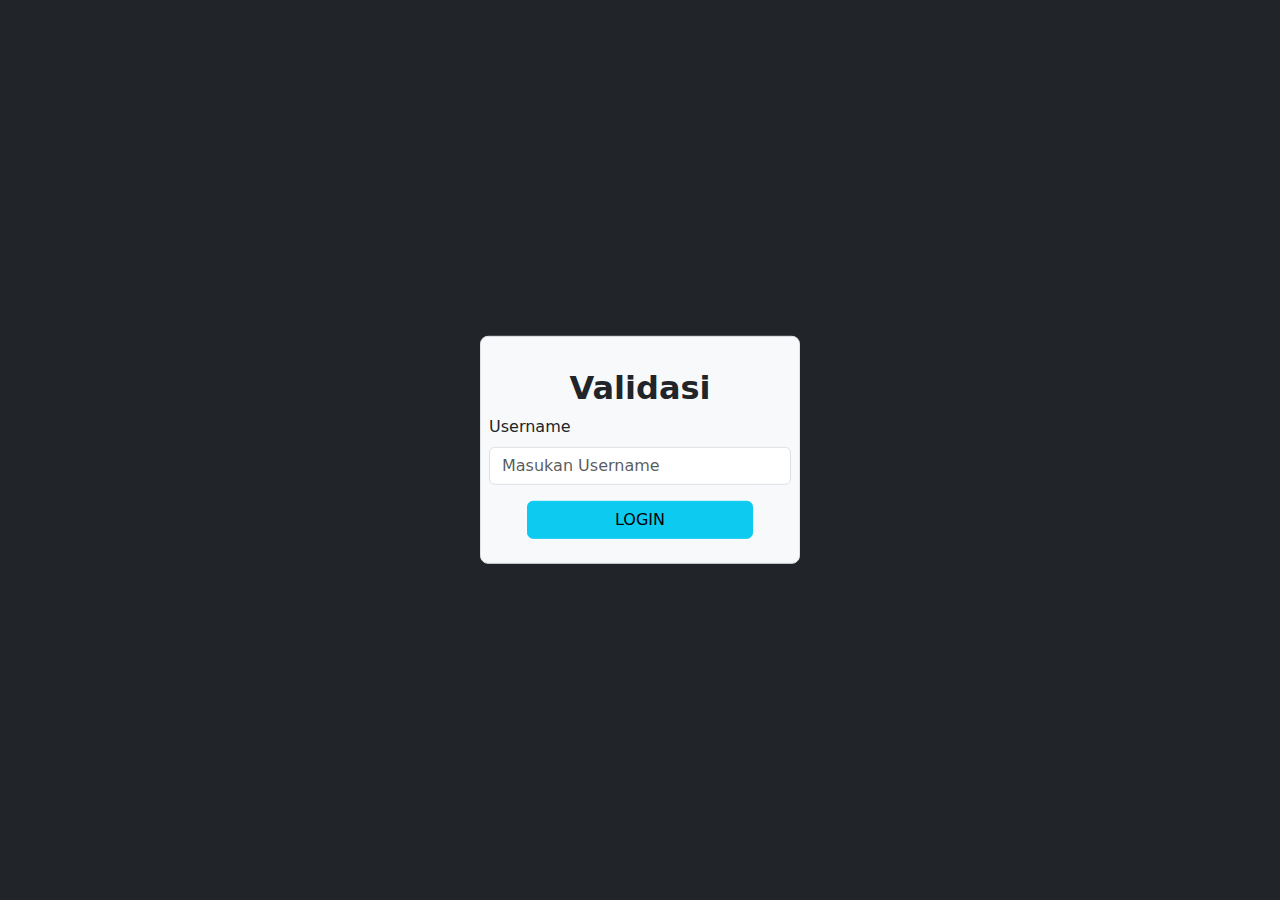
<file: Bootsrap&jquery/form_2211102282.html>
<!DOCTYPE html>
<html lang="en">
<head>
  <meta charset="UTF-8">
  <meta name="viewport" content="width=device-width, initial-scale=1">
  <title>Form Validasi</title>
  <link href="https://cdn.jsdelivr.net/npm/bootstrap@5.3.2/dist/css/bootstrap.min.css" rel="stylesheet">
</head>
<body>

<div class="bg-dark position-relative container-fluid" style="height: 100vh;">
  <div class="container text-center bg-light w-25 border px-2 py-4 rounded-3 position-absolute top-50 start-50 translate-middle">
    <h2 class="my-2"><b>Validasi</b> </h2>
    <form id="ValidForm">
      <div class="mb-3 text-start">
        <label for="exampleInputEmail1" class="form-label">Username</label>
        <input type="text" class="form-control" id="username" placeholder="Masukan Username">
        <div class="invalid-feedback">
          Username tidak boleh kosong.
        </div>
      </div>
      <button type="submit" class="btn btn-info w-75">LOGIN</button>
    </form>
  </div>
</div>

<script src="https://code.jquery.com/jquery-3.7.1.min.js"></script>
<script src="https://cdn.jsdelivr.net/npm/bootstrap@5.3.2/dist/js/bootstrap.bundle.min.js"></script>

<script>
  $(document).ready(function() {
    $('#ValidForm').on('submit', function(e) {
      e.preventDefault();

      var username = $('#username').val().trim();

      if (username === '') {
        $('#username').addClass('is-invalid');
      } else {
        $('#username').removeClass('is-invalid');
        alert('Validasi berhasil!');
      }
    });

    $('#username').on('input', function() {
      if ($(this).val().trim() !== '') {
        $(this).removeClass('is-invalid');
      }
    });
  });
</script>

</body>
</html>
</file>
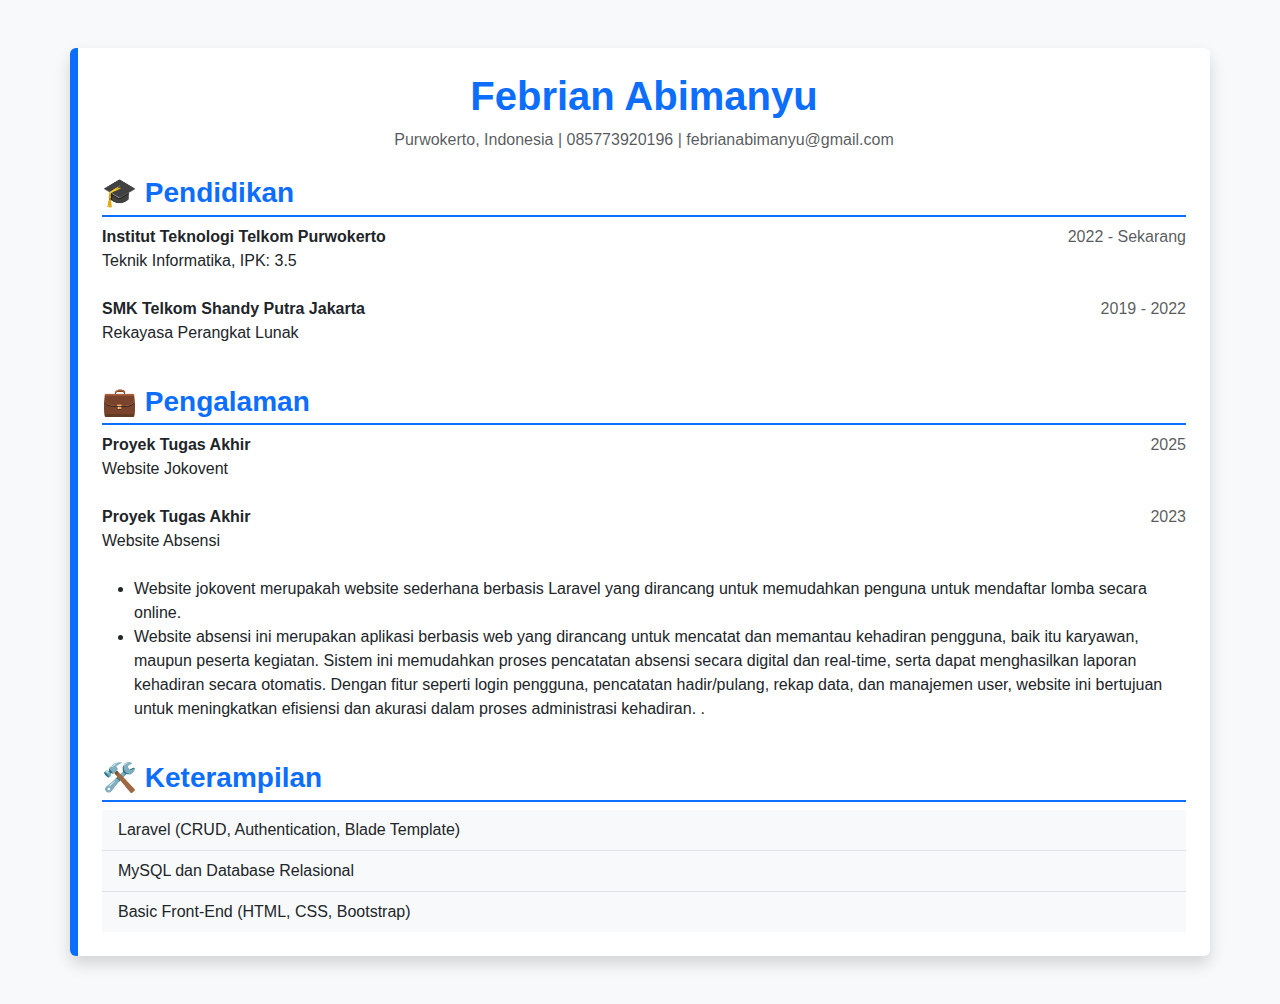
<file: CV_2211102282/febrianCV.html>
<!DOCTYPE html>
<html lang="id">

<head>
  <meta charset="UTF-8" />
  <meta name="viewport" content="width=device-width, initial-scale=1.0" />
  <title>CV FEBRIAN ABIMANYU</title>
  <link href="https://cdn.jsdelivr.net/npm/bootstrap@5.3.3/dist/css/bootstrap.min.css" rel="stylesheet" />
  <link rel="stylesheet" href="febrianCV.css" />
</head>

<body class="bg-light">
  <div class="container my-5 p-4 rounded shadow cv-container">
    <div class="text-center">
      <h1 class="fw-bold text-primary">Febrian Abimanyu</h1>
      <p class="text-muted">Purwokerto, Indonesia | 085773920196 | febrianabimanyu@gmail.com</p>
    </div>

    <!-- Pendidikan -->
    <section class="mt-4">
        <h3 class="section-header">🎓 Pendidikan</h3>
      
        <div class="row mb-2">
          <div class="col-md-6">
            <p><strong>Institut Teknologi Telkom Purwokerto</strong><br>Teknik Informatika, IPK: 3.5</p>
          </div>
          <div class="col-md-6 text-md-end text-muted">
            <p>2022 - Sekarang</p>
          </div>
        </div>
      
        <div class="row">
          <div class="col-md-6">
            <p><strong>SMK Telkom Shandy Putra Jakarta</strong><br>Rekayasa Perangkat Lunak</p>
          </div>
          <div class="col-md-6 text-md-end text-muted">
            <p>2019 - 2022</p>
          </div>
        </div>
    </section>

    <section class="mt-4">
        <h3 class="section-header">💼 Pengalaman</h3>
      
        <!-- Proyek Tugas Akhir -->
        <div class="row mb-2">
          <div class="col-md-6">
            <p><strong>Proyek Tugas Akhir</strong><br>Website Jokovent</p>
          </div>
          <div class="col-md-6 text-md-end text-muted">
            <p>2025</p>
          </div>
        </div>
      
        <!-- PKL -->
        <div class="row mb-2">
          <div class="col-md-6">
            <p><strong>Proyek Tugas Akhir</strong><br>Website Absensi</p>
          </div>
          <div class="col-md-6 text-md-end text-muted">
            <p>2023</p>
          </div>
        </div>
      
        <!-- Detail deskripsi -->
        <div class="row">
          <div class="col-12">
            <ul>
              <li>Website jokovent merupakah website sederhana berbasis Laravel yang dirancang untuk memudahkan penguna untuk mendaftar lomba
                secara online.</li>
              <li>Website absensi ini merupakan aplikasi berbasis web yang dirancang untuk mencatat dan memantau kehadiran pengguna,
                baik itu karyawan, maupun peserta kegiatan. Sistem ini memudahkan proses pencatatan absensi secara digital dan real-time, 
                serta dapat menghasilkan laporan kehadiran secara otomatis. Dengan fitur seperti login pengguna, pencatatan hadir/pulang, rekap data, dan manajemen user, 
                website ini bertujuan untuk meningkatkan efisiensi dan akurasi dalam proses administrasi kehadiran. .</li>
            </ul>
          </div>
        </div>
      </section>      

    <!-- Keterampilan -->
    <section class="mt-4">
      <h3 class="section-header">🛠️ Keterampilan</h3>
      <div class="row">
        <div class="col-12">
          <ul class="list-group list-group-flush">
            <li class="list-group-item bg-light">Laravel (CRUD, Authentication, Blade Template)</li>
            <li class="list-group-item bg-light">MySQL dan Database Relasional</li>
            <li class="list-group-item bg-light">Basic Front-End (HTML, CSS, Bootstrap)</li>
          </ul>
        </div>
      </div>
    </section>
  </div>
</body>
</html>
</file>
<file: CV_2211102282/febrianCV.css>
body {
    font-family: 'Segoe UI', Tahoma, Geneva, Verdana, sans-serif;
}

.cv-container {
    background-color: #ffffff;
    border-left: 8px solid #0d6efd;
}

.section-header {
    border-bottom: 2px solid #0d6efd;
    padding-bottom: 5px;
    color: #0d6efd;
    font-weight: bold;
}
</file>
